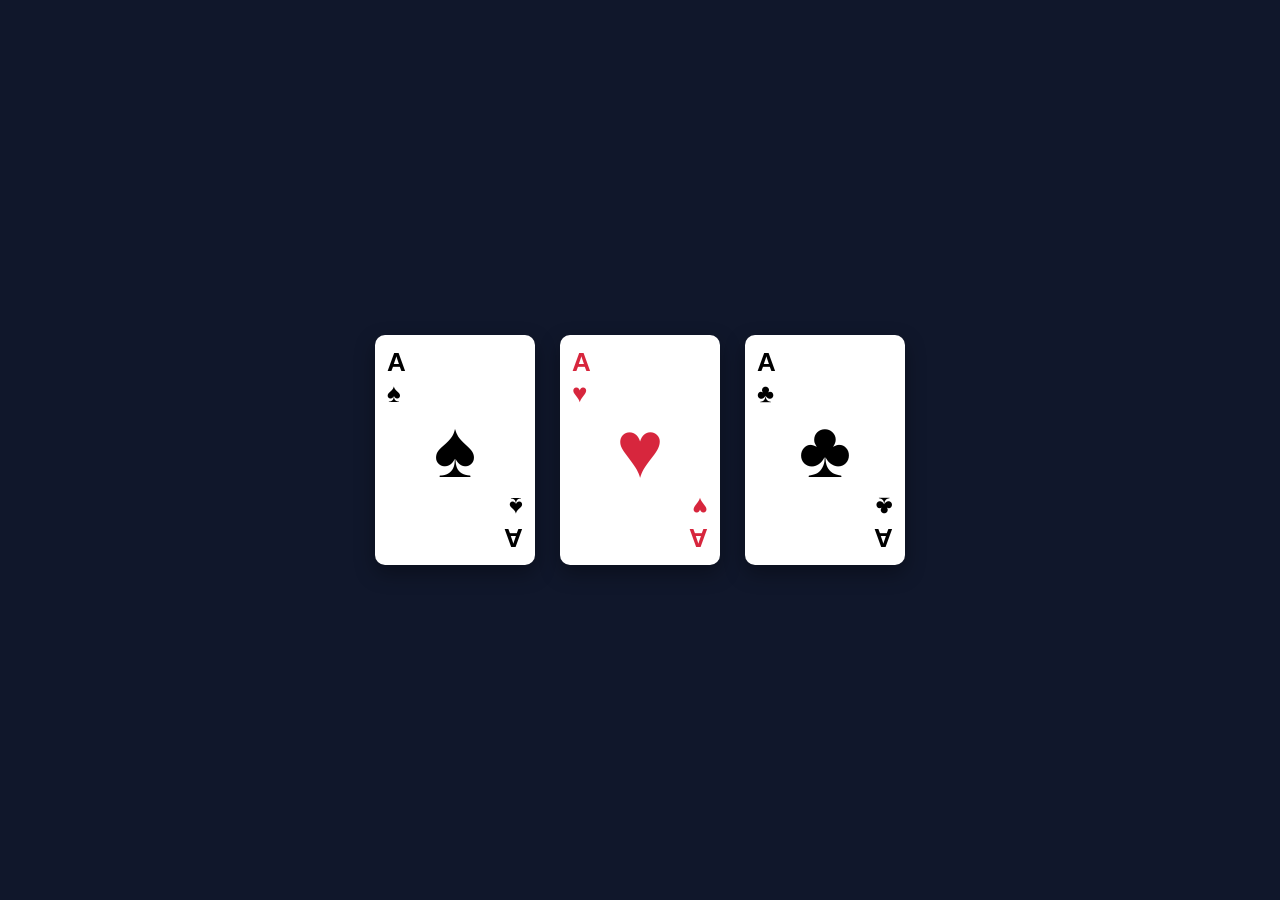
<file: index.html>
<!DOCTYPE html>
<html lang="en">
<head>
  <meta charset="UTF-8">
  <meta name="viewport" content="width=device-width, initial-scale=1.0">
  <title>Playing Cards</title>
  <link rel="stylesheet" href="styles.css">
</head>

<body>

<main id="playing-cards">

  <div class="card">
    <div class="left">
      <span>A</span>
      <span>♠</span>
    </div>

    <div class="middle">
      <span>♠</span>
    </div>

    <div class="right">
      <span>A</span>
      <span>♠</span>
    </div>
  </div>

  <div class="card">
    <div class="left red">
      <span>A</span>
      <span>♥</span>
    </div>

    <div class="middle red">
      <span>♥</span>
    </div>

    <div class="right red">
      <span>A</span>
      <span>♥</span>
    </div>
  </div>

  <div class="card">
    <div class="left">
      <span>A</span>
      <span>♣</span>
    </div>

    <div class="middle">
      <span>♣</span>
    </div>

    <div class="right">
      <span>A</span>
      <span>♣</span>
    </div>
  </div>

</main>

</body>
</html>
</file>
<file: styles.css>
*{
    margin:0;
    padding:0;
    box-sizing:border-box;
}

body{
    background:#10172b;
    font-family:Arial, Helvetica, sans-serif;

    display:flex;
    justify-content:center;
    align-items:center;
    min-height:100vh;
}

#playing-cards{
    display:flex;
    justify-content:center;
    flex-wrap:wrap;
    gap:25px;
}

.card{
    width:160px;
    height:230px;
    background:white;
    border-radius:10px;
    padding:12px;

    display:flex;
    justify-content:space-between;

    box-shadow:0 8px 20px rgba(0,0,0,.35);

    cursor:pointer;
    transition:transform .3s ease, box-shadow .3s ease;
}

.card:hover{
    transform:scale(1.08) translateY(-10px);
    box-shadow:0 15px 30px rgba(0,0,0,.5);
}

.left,
.middle,
.right{
    display:flex;
}

.left{
    align-self:flex-start;
    flex-direction:column;
    font-size:26px;
    font-weight:bold;
}

.middle{
    align-self:center;
    justify-content:center;
    align-items:center;
    font-size:80px;
    flex:1;
}

.right{
    align-self:flex-end;
    flex-direction:column;
    transform:rotate(180deg);
    font-size:26px;
    font-weight:bold;
}

.red{
    color:#d7263d;
}
</file>
